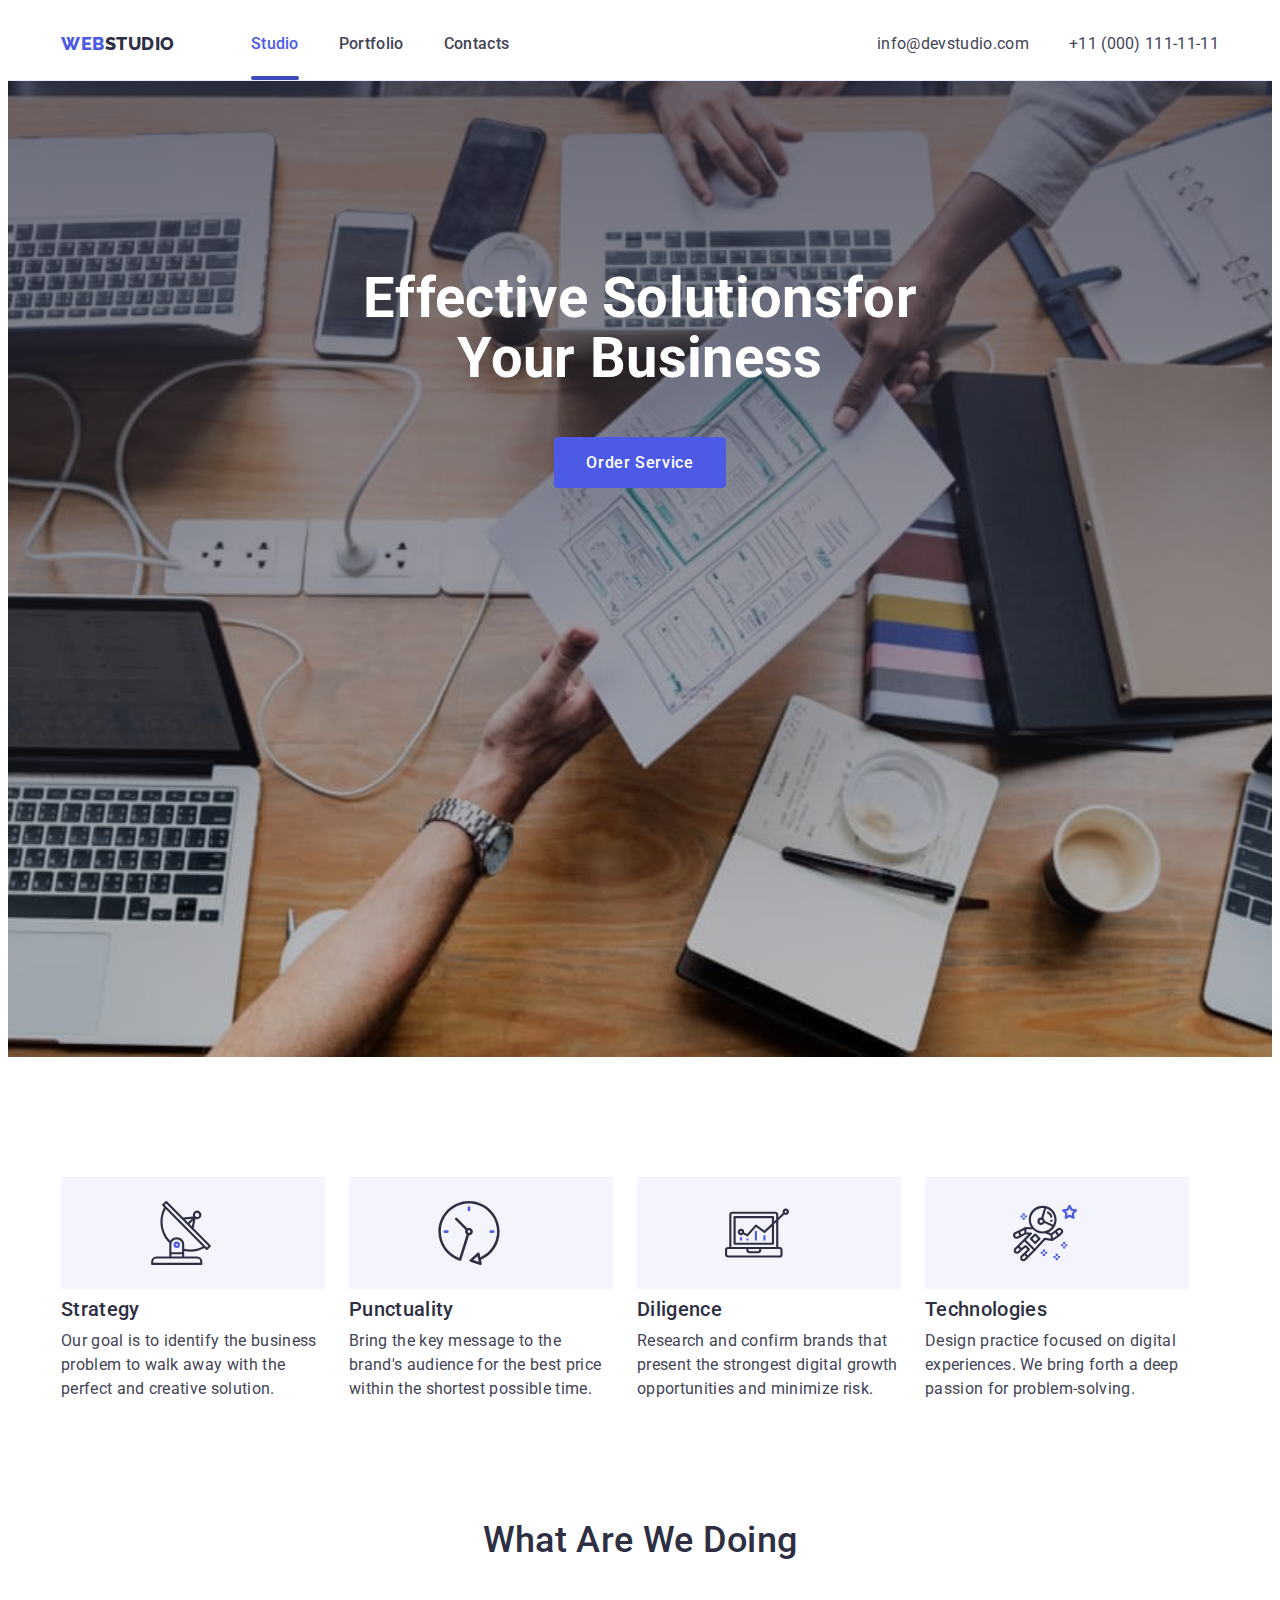
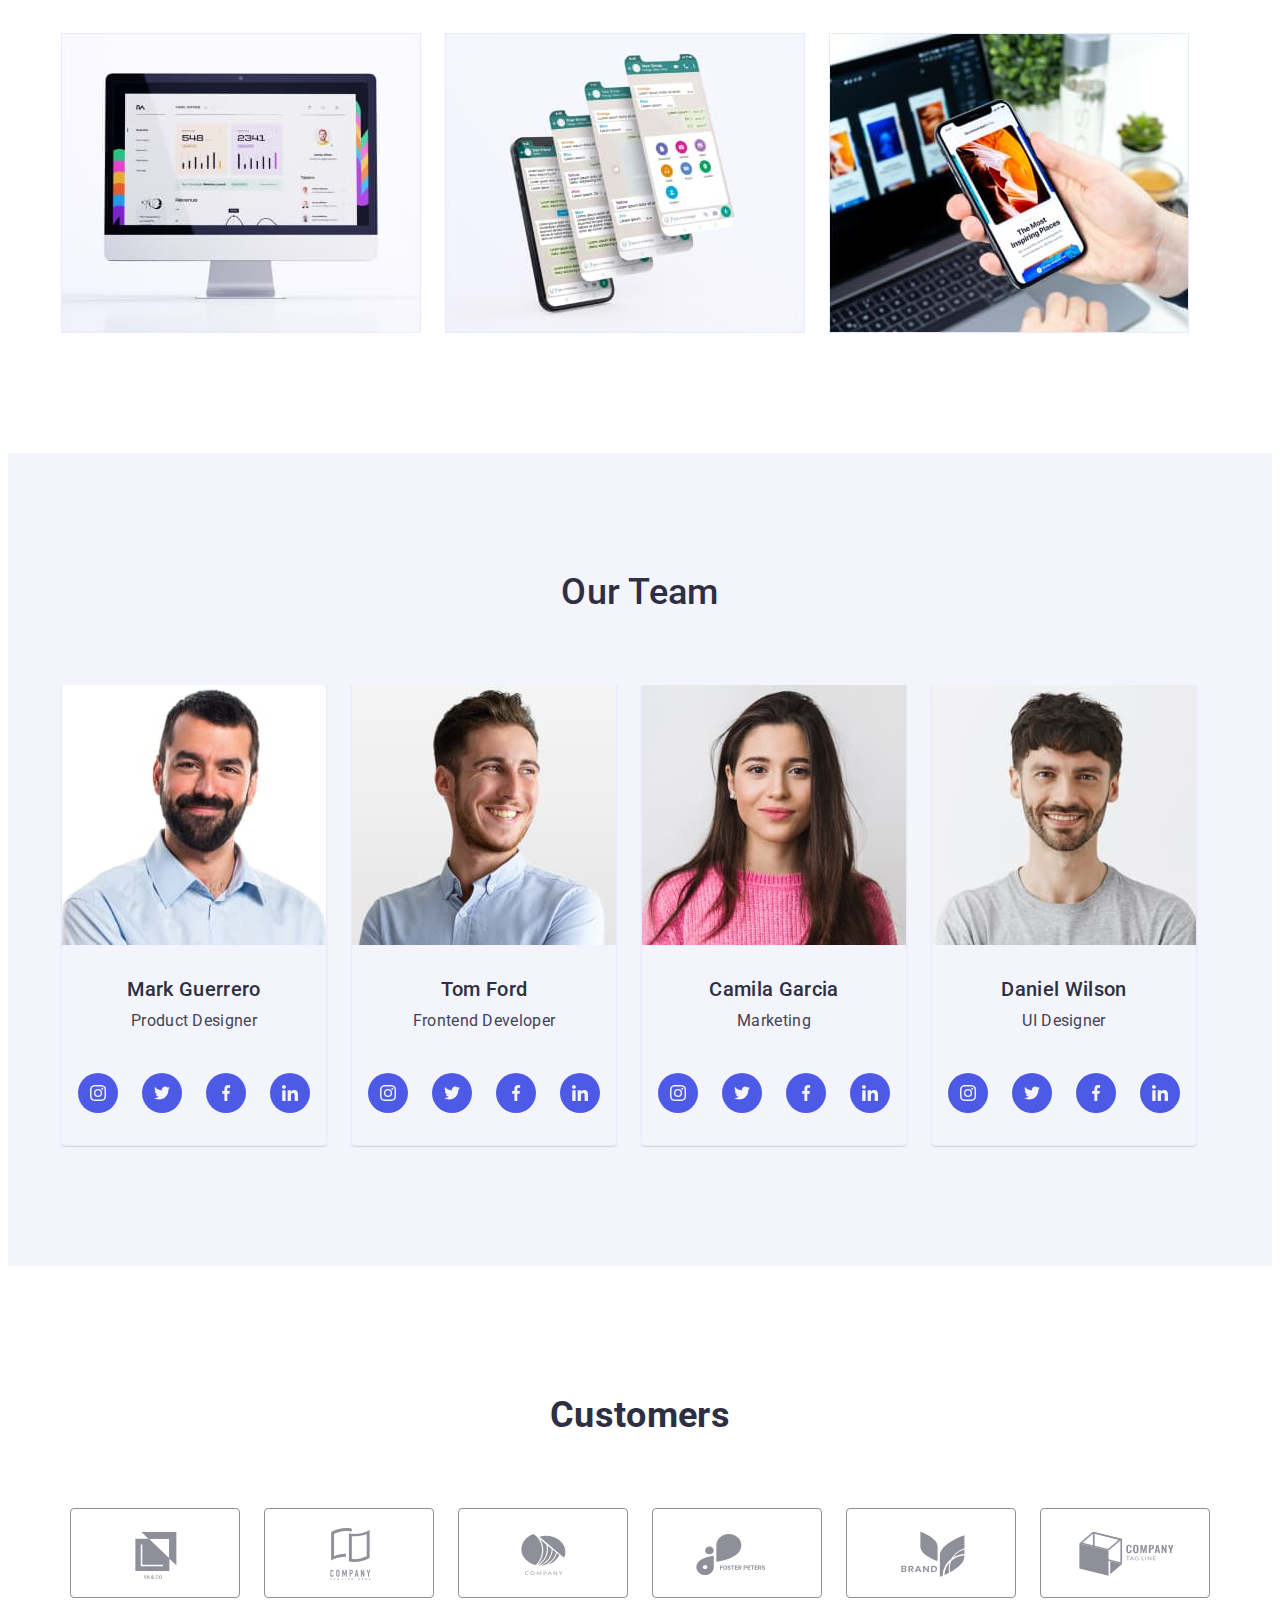
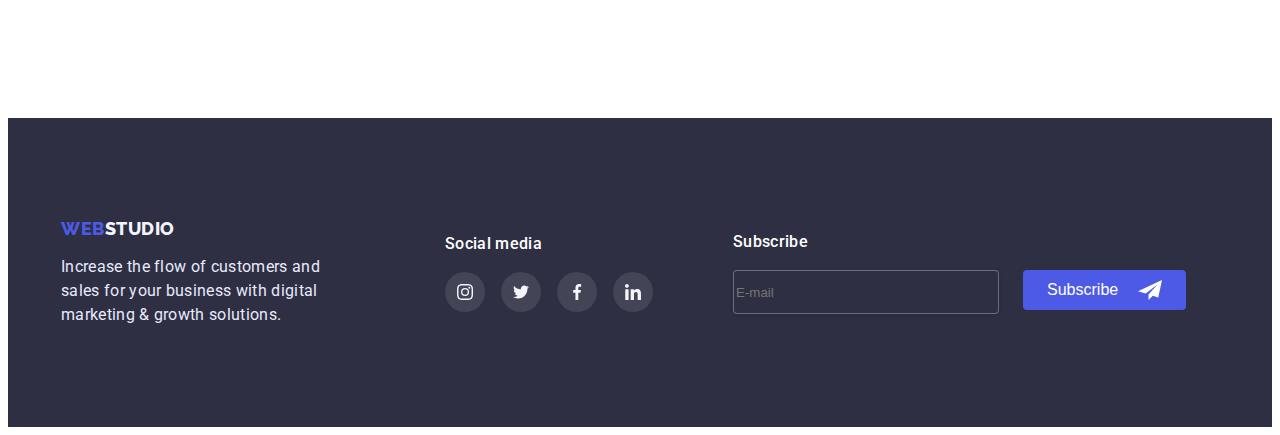
<file: index.html>
<!DOCTYPE html>
<html lang="en">
<head>
    <meta charset="UTF-8">
    <meta http-equiv="X-UA-Compatible" content="IE=edge">
    <meta name="viewport" content="width=device-width, initial-scale=1.0">
    <title>Business</title>
    <link rel="preconnect" href="https://fonts.googleapis.com">
    <link rel="preconnect" href="https://fonts.gstatic.com" crossorigin>
    <link href="https://fonts.googleapis.com/css2?family=Raleway:wght@800&family=Roboto:wght@400;500;700;900&display=swap" rel="stylesheet">
    <link rel="stylesheet" href="https://cdnjs.cloudflare.com/ajax/libs/modern-normalize/1.1.0/modern-normalize.min.css" integrity="sha512-wpPYUAdjBVSE4KJnH1VR1HeZfpl1ub8YT/NKx4PuQ5NmX2tKuGu6U/JRp5y+Y8XG2tV+wKQpNHVUX03MfMFn9Q==" crossorigin="anonymous" referrerpolicy="no-referrer" />
    <link rel="stylesheet" href="./css/styles.css">
</head>
<body>
  <header class="header">
  <div class="container main-nav">
    <nav class="header-navigation">
        <a href="" class="header-logo link" target="_blank" rel="noopener norefferer nofollow">Web <span class="header-logo-span">Studio</span></a>     
        <ul class="header-list list">
           <li class="header-item"><a class="header-link current link" href="./index.html">Studio</a></li>
           <li class="header-item"><a class="header-link link" href="./portfolio.html">Portfolio</a></li>      
           <li class="header-item"><a class="header-link link" href="">Contacts</a></li>
        </ul>
    </nav>
        <div class="header-list-link">        
        <ul class="header-list list">
           <li><a class="header-mail link" href="mailto:info@devstudio.com">info@devstudio.com</a></li>
           <li><a class="header-tel link" href="tel:+110001111111">+11 (000) 111-11-11</a></li>
        </ul>
        </div>
  </div>        
  </header>
  <main>
    <section class="hero">
      <div class="container">
        <h1 class="hero-title">Effective Solutionsfor Your Business</h1>
        <button type="button" class="hero-btn" data-modal-open>Order Service</button>
      </div>
    </section> 
    <section class="purposes">
      <div class="container">
        <h2 hidden>Purposes</h2>                 
          <ul class="purposes-list list">
            <li class="purposes-item">
              <ul class="purposes-icon list">
                    <li class="icon-purposes">
                      <a class="icon-purposes-link link" href="">
                       <svg class="icon-purposes-svg" width="64" height="64"> 
                        <use href="./img/icons.svg#icon-antenna-1-1"></use>
                       </svg>
                      </a>
                    </li>
              </ul>   
                <h3 class="title">Strategy</h3>
                <p class="texte">Our goal is to identify the business
                    problem to walk away with the perfect and creative solution. </p>
            </li>
            <li class="purposes-item">
              <ul class="purposes-icon list">
                <li class="icon-purposes">
                      <a class="icon-purposes-link link" href="">
                       <svg class="icon-purposes-svg" width="64" height="64"> 
                        <use href="./img/icons.svg#icon-clock-1-1"></use>
                       </svg> 
                      </a>
                  </li>
              </ul>
                <h3 class="title">Punctuality</h3>
                <p class="texte">Bring the key message to the brand's audience for the best price within the shortest possible time.</p>
            </li>
            <li class="purposes-item">
              <ul class="purposes-icon list">
               <li class="icon-purposes">
                      <a class="icon-purposes-link link" href="">
                        <svg class="icon-purposes-svg" width="64" height="64"> 
                        <use href="./img/icons.svg#icon-diagram-1-1"></use>
                       </svg> 
                      </a>
                </li>
              </ul>
                <h3 class="title">Diligence</h3>
                <p class="texte">Research and confirm brands that present the strongest digital growth opportunities and minimize risk.</p>
            </li>
            <li class="purposes-item">
              <ul class="purposes-icon list">
               <li class="icon-purposes">
                      <a class="icon-purposes-link link" href="">
                        <svg class="icon-purposes-svg" width="64" height="64"> 
                        <use href="./img/icons.svg#icon-astronaut-1-1"></use>
                       </svg> 
                      </a>
               </li>
              </ul>
                <h3 class="title">Technologies</h3>
                <p class="texte">Design practice focused on digital experiences. We bring forth a deep passion for problem-solving.</p>
            </li>
          </ul>
      </div>
    </section>
    <section class="bussines">
      <div class="container">
        <h2 class="bussines-title">What are we doing</h2>
            <ul class="bussines-list list">
                <li class="bussines-foto"><img src="./img/doing-img-1.jpg" alt="doing" width="360"></li>
                <li class="bussines-foto"><img src="./img/doing-img-3.jpg" alt="doing" width="360"></li>
                <li class="bussines-foto"><img src="./img/doing-img-2.jpg" alt="doing" width="360"></li>
            </ul>
      </div>        
    </section>
    <section class="team">
      <div class="container">
        <h2 class="team-title">Our Team</h2>
            <ul class="team-list list">
                <li class="team-foto">
                  <img class="foto" src="./img/foto-img-1.jpg" alt="foto" width="264" height="260">
                  <div class="team-abount">
                  <h3 class="title">Mark Guerrero</h3>
                  <p class="texte">Product Designer</p>
                  </div>
                  <ul class="team-icon list">
                    <li class="icon-team">
                      <a class="icon-link link" href="">
                       <svg class="icon-svg" width="16" height="16"> 
                        <use href="./img/icons.svg#icon-instagram-2-1"></use>
                       </svg>
                      </a>
                    </li>
                    <li class="icon-team">
                      <a class="icon-link link" href="">
                       <svg class="icon-svg" width="16" height="16"> 
                        <use href="./img/icons.svg#icon-twitter-1-1"></use>
                       </svg> 
                      </a></li>
                    <li class="icon-team">
                      <a class="icon-link link" href="">
                        <svg class="icon-svg" width="16" height="16"> 
                        <use href="./img/icons.svg#icon-facebook-1-1"></use>
                       </svg> 
                      </a></li>
                    <li class="icon-team">
                      <a class="icon-link link" href="">
                        <svg class="icon-svg" width="16" height="16"> 
                        <use href="./img/icons.svg#icon-linkedin-1-1"></use>
                       </svg> 
                      </a>
                    </li>
                  </ul>
                  <li class="team-foto">
                  <img class="foto" src="./img/foto-img-2.jpg" alt="foto" width="264" height="260">
                  <div class="team-abount">
                  <h3 class="title">Tom Ford</h3>
                  <p class="texte">Frontend Developer</p>
                  </div>
                  <ul class="team-icon list">
                    <li class="icon-team">
                      <a class="icon-link link" href="">
                       <svg class="icon-svg" width="16" height="16"> 
                        <use href="./img/icons.svg#icon-instagram-2-1"></use>
                       </svg>
                      </a>
                    </li>
                    <li class="icon-team">
                      <a class="icon-link link" href="">
                       <svg class="icon-svg" width="16" height="16"> 
                        <use href="./img/icons.svg#icon-twitter-1-1"></use>
                       </svg> 
                      </a></li>
                    <li class="icon-team">
                      <a class="icon-link link" href="">
                        <svg class="icon-svg" width="16" height="16"> 
                        <use href="./img/icons.svg#icon-facebook-1-1"></use>
                       </svg> 
                      </a></li>
                    <li class="icon-team">
                      <a class="icon-link link" href="">
                        <svg class="icon-svg" width="16" height="16"> 
                        <use href="./img/icons.svg#icon-linkedin-1-1"></use>
                       </svg> 
                      </a></li>
                  </ul>
                </li>
                <li class="team-foto">
                  <img class="foto" src="./img/foto-img-3.jpg" alt="foto" width="264" height="260">
                  <div class="team-abount">
                  <h3 class="title">Camila Garcia</h3>
                  <p class="texte">Marketing</p>
                  </div>
                  <ul class="team-icon list">
                    <li class="icon-team">
                      <a class="icon-link link" href="">
                       <svg class="icon-svg" width="16" height="16"> 
                        <use href="./img/icons.svg#icon-instagram-2-1"></use>
                       </svg>
                      </a>
                    </li>
                    <li class="icon-team">
                      <a class="icon-link link" href="">
                       <svg class="icon-svg" width="16" height="16"> 
                        <use href="./img/icons.svg#icon-twitter-1-1"></use>
                       </svg> 
                      </a></li>
                    <li class="icon-team">
                      <a class="icon-link link" href="">
                        <svg class="icon-svg" width="16" height="16"> 
                        <use href="./img/icons.svg#icon-facebook-1-1"></use>
                       </svg> 
                      </a></li>
                    <li class="icon-team">
                      <a class="icon-link link" href="">
                        <svg class="icon-svg" width="16" height="16"> 
                        <use href="./img/icons.svg#icon-linkedin-1-1"></use>
                       </svg> 
                      </a></li>
                  </ul>
                </li>
                <li class="team-foto">
                  <img  class="foto" src="./img/foto-img-4.jpg" alt="foto" width="264" height="260">
                  <div class="team-abount">
                  <h3 class="title">Daniel Wilson</h3>
                  <p class="texte">UI Designer</p>
                  </div>
                  <ul class="team-icon list">
                    <li class="icon-team">
                      <a class="icon-link link" href="">
                       <svg class="icon-svg" width="16" height="16"> 
                        <use href="./img/icons.svg#icon-instagram-2-1"></use>
                       </svg>
                      </a>
                    </li>
                    <li class="icon-team">
                      <a class="icon-link link" href="">
                       <svg class="icon-svg" width="16" height="16"> 
                        <use href="./img/icons.svg#icon-twitter-1-1"></use>
                       </svg> 
                      </a></li>
                    <li class="icon-team">
                      <a class="icon-link link" href="">
                        <svg class="icon-svg" width="16" height="16"> 
                        <use href="./img/icons.svg#icon-facebook-1-1"></use>
                       </svg> 
                      </a></li>
                    <li class="icon-team">
                      <a class="icon-link link" href="">
                        <svg class="icon-svg" width="16" height="16"> 
                        <use href="./img/icons.svg#icon-linkedin-1-1"></use>
                       </svg> 
                      </a></li>
                  </ul>
                </li>
            </ul>
          </div>
    </section>
    <section class="customers">
      <div class="container">
        <h2 class="customers-title">Customers</h2>
        <ul class="customers-list list">
          <li class="icon-customers">
                      <a class="icon-customers-link link" href="">
                       <svg class="icon-customers-svg" width="104" height="56"> 
                        <use href="./img/icons.svg#icon-Logo-3-1"></use>
                       </svg> 
                      </a>
          </li>
          <li class="icon-customers">
                      <a class="icon-customers-link link" href="">
                       <svg class="icon-customers-svg" width="104" height="56"> 
                        <use href="./img/icons.svg#icon-Logo-4-1"></use>
                       </svg> 
                      </a>
          </li>
          <li class="icon-customers">
                      <a class="icon-customers-link link" href="">
                       <svg class="icon-customers-svg" width="104" height="56"> 
                        <use href="./img/icons.svg#icon-Logo-5-1"></use>
                       </svg> 
                      </a>
          </li>
          <li class="icon-customers">
                      <a class="icon-customers-link link" href="">
                       <svg class="icon-customers-svg" width="104" height="56"> 
                        <use href="./img/icons.svg#icon-Logo-6-1"></use>
                       </svg> 
                      </a>
          </li>
          <li class="icon-customers">
                      <a class="icon-customers-link link" href="">
                       <svg class="icon-customers-svg" width="104" height="56"> 
                        <use href="./img/icons.svg#icon-Logo-7-1"></use>
                       </svg> 
                      </a>
          </li>
          <li class="icon-customers">
                      <a class="icon-customers-link link" href="">
                       <svg class="icon-customers-svg" width="104" height="56"> 
                        <use href="./img/icons.svg#icon-Logo-8-1"></use>
                       </svg> 
                      </a>
          </li>
        </ul>
      </div>
    </section>
  </main> 
  <footer class="footer">
    <div class="container footer-social">
    <div class="logo-footer">
    <a href="" class="footer-logo link" target="_blank" rel="noopener norefferer nofollow">Web <span class="footer-logo-span">Studio</span></a>
    <p class="footer-title">Increase the flow of customers and sales for your business with digital marketing & growth solutions.</p>
    </div>
    <div class="social">
      <h3 class="social-title">Social media</h3>
    <ul class="social-icon list">
                    <li class="icon-social">
                      <a class="icon-social-link link" href="">
                       <svg class="icon-social-svg" width="16" height="16"> 
                        <use href="./img/icons.svg#icon-instagram-2-1"></use>
                       </svg>
                      </a>
                    </li>
                    <li class="icon-social">
                      <a class="icon-social-link link" href="">
                       <svg class="icon-social-svg" width="16" height="16"> 
                        <use href="./img/icons.svg#icon-twitter-1-1"></use>
                       </svg> 
                      </a>
                    </li>
                    <li class="icon-social">
                      <a class="icon-social-link link" href="">
                        <svg class="icon-social-svg" width="16" height="16"> 
                        <use href="./img/icons.svg#icon-facebook-1-1"></use>
                       </svg> 
                      </a>
                    </li>
                    <li class="icon-social">
                      <a class="icon-social-link link" href="">
                        <svg class="icon-social-svg" width="16" height="16"> 
                        <use href="./img/icons.svg#icon-linkedin-1-1"></use>
                       </svg> 
                      </a>
                    </li>
    </ul>
    </div>
    <div class="subscribe">
       <form action="modal" class="subscribe-form">
          <p class="texte">Subscribe</p>
           <label for="email" class="subscribe-label"></label>
           <div class="subscribe-email-btn">
             <input class="subscribe-input" type="email" name="email" id="email" placeholder="E-mail">
             <button type="submit" class="subscribe-btn">Subscribe</button>
             <svg class="subscribe-icon-svg" width="24" height="24"> 
                        <use href="./img/icons.svg#icon-Frame-3-1"></use>
             </svg>
           </div>
       </form>
    </div>
    </div>
    </footer>
  <div class="backdrop is-hidden" data-modal>
    <div class="modal">
      <form action="modal" class="modal-form">
        <button type="button" class="modal-btn" data-modal-close></button>
        <svg class="modal-btn-svg" width="8" height="8"> 
              <use href="./img/icons.svg#icon-close-black-18dp-2-1-1"></use>
        </svg>
        <p class="modal-texte">Leave your contacts and we will call you back</p>
          <div class="modal-contact">
            <label for="name" class="modal-list">Name</label>
            <input class="modal-input" type="text" name="name" id="name">
             <svg class="modal-icon-svg" width="18" height="18"> 
              <use href="./img/icons.svg#icon-person-black-18dp-1-1"></use>
             </svg> 
          </div>
          <div class="modal-contact">
            <label for="phone" class="modal-list">Phone</label>
            <input class="modal-input" type="tel" name="tel" id="phone">
            <svg class="modal-icon-svg" width="18" height="18"> 
              <use href="./img/icons.svg#icon-phone-black-18dp-1-1"></use>
             </svg>
          </div>
          <div class="modal-contact">
            <label for="mail" class="modal-list">Email</label>
            <input class="modal-input" type="email" name="email" id="mail">
            <svg class="modal-icon-svg" width="18" height="18"> 
              <use href="./img/icons.svg#icon-email-black-18dp-1-1"></use>
             </svg> 
          </div>
          <div class="modal-contact-textarea">
            <label for="comment" class="modal-list">Comment</label>
              <textarea class="modal-textarea" name="comment" cols="30" rows="10" placeholder="Text input" id="comment"></textarea>
          </div>
          <div class="conditions">
            <label  class="conditions-label" for="conditions">
            <input class="checkbox" type="checkbox" name="conditions" value="conditions" id="conditions">
            <span class="icon"></span>
               I accept the terms and conditions of the <a class="conditions-link link" href=""> Privacy Policy</a>
               <svg class="conditions-icon-svg" width="10" height="8"> 
              <use href="./img/icons.svg#icon-Vector-1"></use>
             </svg>
             </label> 
          </div>
        <button type="submit" class="modal-send">Send</button>
      </form>
    </div>
  </div>
  <script src="./js/modal.js"></script>
</body>
</html>
</file>
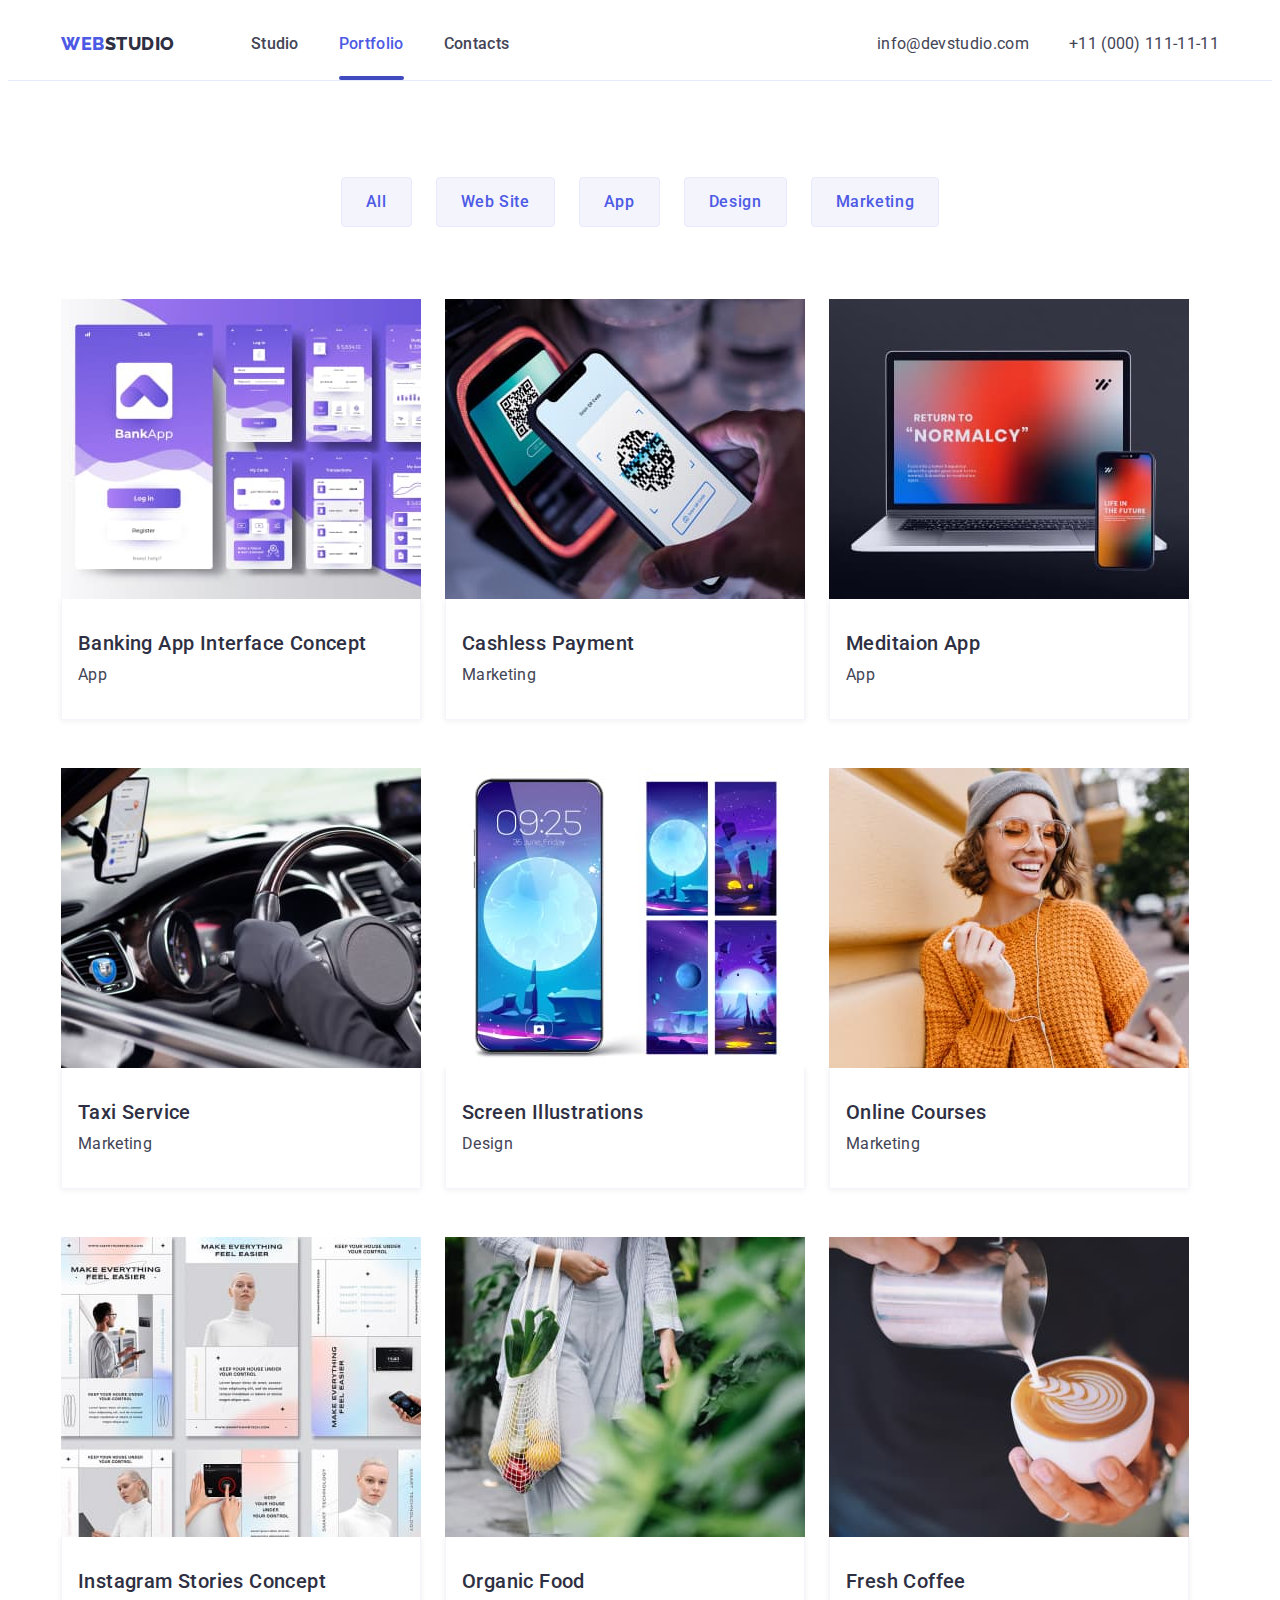
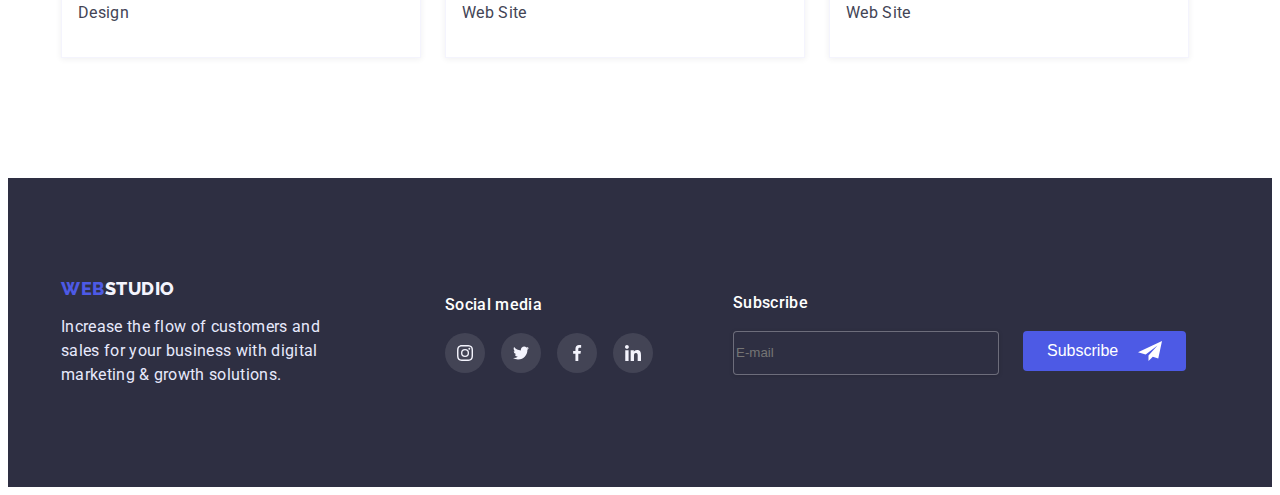
<file: portfolio.html>
<!DOCTYPE html>
<html lang="en">
<head>
    <meta charset="UTF-8">
    <meta http-equiv="X-UA-Compatible" content="IE=edge">
    <meta name="viewport" content="width=device-width, initial-scale=1.0">
    <title>Portfolio</title>
    <link rel="preconnect" href="https://fonts.googleapis.com">
    <link rel="preconnect" href="https://fonts.gstatic.com" crossorigin>
    <link href="https://fonts.googleapis.com/css2?family=Raleway:wght@800&family=Roboto:wght@400;500;700;900&display=swap" rel="stylesheet">
    <link rel="stylesheet" href="https://cdnjs.cloudflare.com/ajax/libs/modern-normalize/1.1.0/modern-normalize.min.css" integrity="sha512-wpPYUAdjBVSE4KJnH1VR1HeZfpl1ub8YT/NKx4PuQ5NmX2tKuGu6U/JRp5y+Y8XG2tV+wKQpNHVUX03MfMFn9Q==" crossorigin="anonymous" referrerpolicy="no-referrer" />
    <link rel="stylesheet" href="./css/styles.css">
</head>
<body>
 <header class="header">
    <div class="container main-nav">
    <nav class="header-navigation">
        <a href="" class="header-logo link" target="_blank" rel="noopener norefferer nofollow">Web <span class="header-logo-span">Studio</span></a>    
        <ul class="header-list list">
           <li class="header-item"><a class="header-link link" href="./index.html">Studio</a></li>
           <li class="header-item"><a class="header-link current link" href="./portfolio.html">Portfolio</a></li>      
           <li class="header-item"><a class="header-link link" href="">Contacts</a></li>
        </ul>
    </nav>
        <div class="header-list-link">        
        <ul class="header-list list">
           <li><a class="header-mail link" href="mailto:info@devstudio.com">info@devstudio.com</a></li>
           <li><a class="header-tel link" href="tel:+110001111111">+11 (000) 111-11-11</a></li>
        </ul>
        </div>
    </div>        
  </header>
  <main>
    <section class="cards">
        <div class="container">
        <h1 hidden>Portfolio</h1>
        <ul class="cards-btn list">
           <li><button type="button" class="btn link">All</button></li>
           <li><button type="button" class="btn link">Web Site</button></li>
           <li><button type="button" class="btn link">App</button></li>
           <li><button type="button" class="btn link">Design</button></li>      
           <li><button type="button" class="btn link">Marketing</button></li>
        </ul> 
        <ul class="cards-list list">
            <li class="cards-foto">
                <a class="cards-foto-link link" href="">
                <div class="foto-content">
                <img class="foto" src="./img/applications-img-1.jpg" alt="applications" width="360">
                <div class="foto-overley">
                    <div class="foto-texte">
                       <p class="text">14 Stylish and User-Friendly App Design Concepts · Task Manager App · Calorie Tracker App · Exotic Fruit Ecommerce App · Cloud Storage App</p>
                    </div>
                </div>
                </div>
                <div class="cards-abount">
                <h3 class="title">Banking App Interface Concept</h3>
                    <p class="texte">App</p> 
                </div>
                </a>                   
            </li>
            <li class="cards-foto">
                <a class="cards-foto-link link" href="">
                <div class="foto-content">
                <img class="foto" src="./img/applications-img-2.jpg" alt="applications" width="360">
                <div class="foto-overley">
                    <div class="foto-texte">
                       <p class="text">14 Stylish and User-Friendly App Design Concepts · Task Manager App · Calorie Tracker App · Exotic Fruit Ecommerce App · Cloud Storage App</p>
                    </div>
                </div>
                </div>
                <div class="cards-abount">
                <h3 class="title">Cashless Payment</h3>
                    <p class="texte">Marketing</p>
                </div>
                </a>                    
            </li>
            <li class="cards-foto">
                <a class="cards-foto-link link" href="">
                <div class="foto-content">
                <img class="foto" src="./img/applications-img-3.jpg" alt="applications" width="360">
                <div class="foto-overley">
                    <div class="foto-texte">
                       <p class="text">14 Stylish and User-Friendly App Design Concepts · Task Manager App · Calorie Tracker App · Exotic Fruit Ecommerce App · Cloud Storage App</p>
                    </div>
                </div>
                </div>
                <div class="cards-abount">
                <h3 class="title">Meditaion App</h3>
                    <p class="texte">App</p>
                </div>
                </a>                    
            </li>
            <li class="cards-foto">
                <a class="cards-foto-link link" href="">
                <div class="foto-content">
                <img class="foto" src="./img/applications-2-img-1.jpg" alt="applications-2" width="360">
                <div class="foto-overley">
                    <div class="foto-texte">
                       <p class="text">14 Stylish and User-Friendly App Design Concepts · Task Manager App · Calorie Tracker App · Exotic Fruit Ecommerce App · Cloud Storage App</p>
                    </div>
                </div>
                </div>
                <div class="cards-abount">
                <h3 class="title">Taxi Service</h3>
                    <p class="texte">Marketing</p>
                </div>
                </a>                    
            </li>
            <li class="cards-foto">
                <a class="cards-foto-link link" href="">
                <div class="foto-content">
                <img class="foto" src="./img/applications-2-img-2.jpg" alt="applications-2" width="360">
                <div class="foto-overley">
                    <div class="foto-texte">
                       <p class="text">14 Stylish and User-Friendly App Design Concepts · Task Manager App · Calorie Tracker App · Exotic Fruit Ecommerce App · Cloud Storage App</p>
                    </div>
                </div>
                </div>
                <div class="cards-abount">
                <h3 class="title">Screen Illustrations</h3>
                    <p class="texte">Design</p>
                </div>
                </a>                    
            </li>
            <li class="cards-foto">
                <a class="cards-foto-link link" href="">
                <div class="foto-content">
                <img class="foto" src="./img/applications-2-img-3.jpg" alt="applications-2" width="360">
                <div class="foto-overley">
                    <div class="foto-texte">
                       <p class="text">14 Stylish and User-Friendly App Design Concepts · Task Manager App · Calorie Tracker App · Exotic Fruit Ecommerce App · Cloud Storage App</p>
                    </div>
                </div>
                </div>
                <div class="cards-abount">
                <h3 class="title">Online Courses</h3>
                    <p class="texte">Marketing</p>
                </div>
                </a>                    
            </li>
            <li class="cards-foto">
                <a class="cards-foto-link link" href="">
                <div class="foto-content">
                <img class="foto" src="./img/applications-3-img-1.jpg" alt="applications-3" width="360">
                <div class="foto-overley">
                    <div class="foto-texte">
                       <p class="text">14 Stylish and User-Friendly App Design Concepts · Task Manager App · Calorie Tracker App · Exotic Fruit Ecommerce App · Cloud Storage App</p>
                    </div>
                </div>
                </div>
                <div class="cards-abount">
                <h3 class="title">Instagram Stories Concept</h3>
                    <p class="texte">Design</p>
                </div>
                </a>                    
            </li>
            <li class="cards-foto">
                <a class="cards-foto-link link" href="">
                <div class="foto-content">
                <img class="foto" src="./img/applications-3-img-2.jpg" alt="applications-3" width="360">
                <div class="foto-overley">
                    <div class="foto-texte">
                       <p class="text">14 Stylish and User-Friendly App Design Concepts · Task Manager App · Calorie Tracker App · Exotic Fruit Ecommerce App · Cloud Storage App</p>
                    </div>
                </div>
                </div>
                <div class="cards-abount">
                <h3 class="title">Organic Food</h3>
                    <p class="texte">Web Site</p>
                </div>
                </a>                    
            </li>
            <li class="cards-foto">
                <a class="cards-foto-link link" href="">
                <div class="foto-content">
                <img class="foto" src="./img/applications-3-img-3.jpg" alt="applications-3" width="360">
                <div class="foto-overley">
                    <div class="foto-texte">
                       <p class="text">14 Stylish and User-Friendly App Design Concepts · Task Manager App · Calorie Tracker App · Exotic Fruit Ecommerce App · Cloud Storage App</p>
                    </div>
                </div>
                </div>
                <div class="cards-abount">
                <h3 class="title">Fresh Coffee</h3>
                    <p class="texte">Web Site</p>
                </div>
                </a>                    
            </li>
        </ul>
        </div>        
    </section>
  </main>
  <footer class="footer">
    <div class="container footer-social">
    <div class="logo-footer">
    <a href="" class="footer-logo link" target="_blank" rel="noopener norefferer nofollow">Web <span class="footer-logo-span">Studio</span></a>
    <p class="footer-title">Increase the flow of customers and sales for your business with digital marketing & growth solutions.</p>
    </div>
    <div class="social">
      <h3 class="social-title">Social media</h3>
    <ul class="social-icon list">
                    <li class="icon-social">
                      <a class="icon-social-link link" href="">
                       <svg class="icon-social-svg" width="16" height="16"> 
                        <use href="./img/icons.svg#icon-instagram-2-1"></use>
                       </svg>
                      </a>
                    </li>
                    <li class="icon-social">
                      <a class="icon-social-link link" href="">
                       <svg class="icon-social-svg" width="16" height="16"> 
                        <use href="./img/icons.svg#icon-twitter-1-1"></use>
                       </svg> 
                      </a>
                    </li>
                    <li class="icon-social">
                      <a class="icon-social-link link" href="">
                        <svg class="icon-social-svg" width="16" height="16"> 
                        <use href="./img/icons.svg#icon-facebook-1-1"></use>
                       </svg> 
                      </a>
                    </li>
                    <li class="icon-social">
                      <a class="icon-social-link link" href="">
                        <svg class="icon-social-svg" width="16" height="16"> 
                        <use href="./img/icons.svg#icon-linkedin-1-1"></use>
                       </svg> 
                      </a>
                    </li>
    </ul>
    </div>
    <div class="subscribe">
       <form action="modal" class="subscribe-form">
          <p class="texte">Subscribe</p>
           <label for="email" class="subscribe-label"></label>
           <div class="subscribe-email-btn">
             <input class="subscribe-input" type="email" name="email" id="email" placeholder="E-mail">
             <button type="submit" class="subscribe-btn">Subscribe</button>
             <svg class="subscribe-icon-svg" width="24" height="24"> 
                        <use href="./img/icons.svg#icon-Frame-3-1"></use>
             </svg>
           </div>
       </form>
    </div>
    </div>
    </footer>
</body>
</html>
</file>
<file: css/styles.css>
:root {
  --first-btn-color: #FFFFFF;
  --main-text-color: #434455;
  --footer-text-color: #E7E9FC;
  --logo-span-footer: #F4F4FD;
  --logo-color: #4D5AE5;
  --main-h-color: #2E2F42;
  --present-btn: #404BBF;
  --body-color: #434455; 
  --icon-color: #8e8f99;
  --icon-hover:#31D0AA; 
  --modal-color:#FCFCFC;
  --modal-btn:#000000;
  --typical-lh: 1.5;
  }
p,
h1,
h2,
h3,
h4,
h5,
h6{
  margin: 0;
}
ul{
  margin: 0;
}
.container{
 width: 1158px;
 padding-left: 15px; 
 padding-right: 15px;
 /* outline: 1px solid red; */
 margin: 0 auto;
}
/* busines */
body{
  font-family: "Roboto",sans-serif;
  color: var(--body-color);
  letter-spacing: 0.02em;
  }
.list {
  list-style: none;
  padding: 0px;
  margin: 0px;
}
.link {
  text-decoration: none;
}
.header-link.current{
  color: var(--logo-color);
}
/* ---------HEADER-------- */
.header {
  
  max-height: 72px; 
  border-bottom: 1px solid var(--footer-text-color);
}
.main-nav{
  display: flex;
  align-items: center;
}

.header-navigation {
 display: flex;
}

.header-logo {
padding-top: 24px;
padding-bottom: 24px;
margin-right: 76px;

font-family: 'Raleway',sans-serif;
font-weight: 800;
font-size: 18px;
line-height: 1.33;
display: flex;
align-items: center;
letter-spacing: 0.03em;
text-transform: uppercase;
color: var(--logo-color);
}
.header-logo-span {

font-family: 'Raleway';
font-weight: 800;
font-size: 18px;
line-height: 1.33;
display: flex;
align-items: center;
letter-spacing: 0.03em;
text-transform: uppercase;
color: var(--main-h-color);
}
.header-list{
  display: flex;
  
  
}
.header-item +.header-item{
  margin-left: 40px;
 } 
.header-item {
  font-weight: 500;
  font-size: 16px;
  line-height: var(--typical-lh);
  color: var(--main-h-color);
}
.header-item .header-link {
  display: block;
  padding-top: 24px;
  padding-bottom: 24px;
}
.header-list-link{
  margin-left: auto;
}
.header-link { 
  display: block;
  padding-top: 24px;
  padding-bottom: 24px;
  /* position: relative; */

  font-size: 16px;
  line-height: var(--typical-lh);
  color: var(--main-text-color);
  transition: color 250ms cubic-bezier(0.4, 0, 0.2, 1);
  
}
.header-link.current{
  color: var(--logo-color);
  position: relative;
}
.header-link.current::after{
  content: "";
  left: 0px;
  bottom: 0px;
  display: block;
  width: 100%;
  height: 4px;
  background-color: var(--present-btn);
  position: absolute;
  bottom: 0px;
  /* opacity: 0; */
  border-radius: 2px;
  transition: opacity 250ms cubic-bezier(0.4, 0, 0.2, 1);
}
.header-link:hover,
.header-link:focus{
 color: var(--logo-color); 
}
.header-link:hover::after,
.header-link:focus::after{
  opacity: 1;
}
.header-mail{
  display: block;
  padding-top: 24px;
  padding-bottom: 24px;
  position: relative;

  font-size: 16px;
  line-height: var(--typical-lh);
  color: var(--main-text-color);
  transition: color 250ms cubic-bezier(0.4, 0, 0.2, 1);
}
.header-mail:hover,
.header-mail:focus{
  color: var(--logo-color); 
}

.header-tel {
  display: block;
  margin-left: 40px;
  padding-top: 24px;
  padding-bottom: 24px;

  font-size: 16px;
  line-height: var(--typical-lh);
  color: var(--main-text-color);
  transition: color 250ms cubic-bezier(0.4, 0, 0.2, 1);
}
.header-tel:hover,
.header-tel:focus{
 color: var(--logo-color); 
}
/* ---------HERO-------- */
.hero {
  background-color: #2E2F42;
  background-image:linear-gradient(rgba(46, 47, 66, 0.7),
  rgba(0, 0, 0, 0.25)),
  url(../img/people-office.jpg);
  background-repeat: no-repeat;
  background-position: center;
  background-size: cover;
  text-align: center;
  padding-top: 188px; 
  padding-bottom: 188px; 
  
  min-height: 600px;
}
.hero-title {
  width: 571px;
  display: inline-block;
  margin-bottom: 48px;
  align-items: center;
  font-size: 56px;
  line-height: 1.07;
  text-align: center;  
  color: var(--first-btn-color);
  
}
.img{
  display: block;
  min-width: 100%;
  height: auto;
}
.hero-btn {
  padding: 16px 32px;
  display: block;
  text-align: center;
  border-radius: 4px;
  border: none;
  margin: 0 auto;
  font-family: inherit;
  font-weight: 500;
  font-size: 16px;
  line-height: 1.19;
  
  letter-spacing: 0.04em;
  color: var(--first-btn-color);
  background-color: var(--logo-color);
  cursor: pointer;
  transition: background-color 250ms cubic-bezier(0.4, 0, 0.2, 1);
  /* transition-duration: 250ms;
  transition-timing-function: cubic-bezier(0.4, 0, 0.2, 1); */
}
.hero-btn:hover,
.hero-btn:focus{
  background-color: var(--present-btn);
  
}
/* ---------PURPOSES-------- */
.purposes {
  padding-top: 120px;
  padding-bottom: 60px;
}
.purposes-list{
  display: flex;
}
.purposes-item{
  width: 264px;
  margin-right: 24px;
}
.purposes-icon{
 display: flex;
 justify-content: center;
}
.icon-purposes{
  margin-bottom: 8px;
  
  padding-right: 24px;
  border: none;
  width: 264px;
  height: 112px;
  background-color: var(--logo-span-footer);
  
}
.icon-purposes-link{
  width: 100%;
  height: 100%;
  
  display: flex;  
  justify-content: center;
  align-items: center; 
}
/* .purposes-item::before {
  display: block;
  content:"";
  height: 112px;
  outline: 1px solid red;
  background-image: url(../img/icons.svg#icon-antenna-1-1);
  background-size: contain;
  background-repeat: no-repeat;
  background-position: center;
  background-color: var(--logo-span-footer);
}
.purposes-item:nth-child(1)::before{
  background-image: url(../img/antenna\ 1.svg);
}
.purposes-item:nth-child(1)::before{
  background-image: url(../img/icons.svg#icon-Logo-5);
}
.purposes-item:nth-child(1)::before{
  background-image: url(../img/icons.svg#icon-diagram-1);
}
.purposes-item:nth-child(1)::before{
  background-image: url(../img/icons.svg#icon-astronaut-1);
} */

.purposes-item:nth-child(4n) {
  margin-right: 0px;
}
.purposes-item .title {
  margin-bottom: 8px;
  font-weight: 500;
  font-size: 20px;
  line-height: 1.2;
  color: var(--main-h-color);
}
.purposes-item .texte {
  
  font-weight: 400;
  font-size: 16px;
  line-height:var(--typical-lh);
  color: var(--main-text-color);
}
/* ---------BUSSINES-------- */
.bussines {
  padding-top: 60px;
  padding-bottom: 120px;
}
.bussines-list{
  display: flex;
  gap: 24px;
}
.bussines-title,.team-title {
  margin-bottom: 72px;

  font-weight: 500;
  font-size: 36px;
  line-height: 1.11;
  text-align: center;
  text-transform: capitalize;
  color: var(--main-h-color);
}
.bussines-foto {
  width: 360px;
  display: flex;
}
.bussines-foto:nth-child(3n) {
  margin-right: 0px;
}
/* ---------TEAM-------- */
.team {
  padding-top: 120px;
  padding-bottom: 120px;
  background-color: var(--logo-span-footer);
  
}
.team-title{
  
}
.team-list{
  display: flex;
  gap: 24px;
  
}
.team-list .title {
  

  font-weight: 500;
  font-size: 20px;
  line-height: 1.2;
  text-align: center;
  color: var(--main-h-color);
}
.team-foto{
  width: 264px;
  border: 1px solid var(--footer-text-color);
  border-top: 0px;
  
  border-bottom-left-radius: 4px;
  border-bottom-right-radius: 4px;
  box-shadow: 0px 1px 1px 0px rgba(46, 47, 66, 0.16);
}
.team-foto .title {
 margin-bottom: 8px;
}
.team-abount{
  padding: 32px 16px;
  
}
.team-list .texte {
  margin-bottom: 8px;

  font-weight: 400;
  font-size: 16px;
  line-height: var(--typical-lh);
  text-align: center; 
  color: var(--main-text-color);
}
.team-icon{
 display: flex;
 justify-content: center;
 gap: 24px;
 margin-bottom: 32px;
}
.icon-team {
  width: 40px;
  height: 40px;
  
  
}
.icon-link {
  width: 100%;
  height: 100%;
  background-color: var(--logo-color);
  display: flex;
  border-radius: 50%;
  justify-content: center;
  align-items: center;
  transition: background-color 250ms cubic-bezier(0.4, 0, 0.2, 1);
}
.icon-link:hover{
  background-color: var(--present-btn);
}
.link {
}
.customers{
  padding-top: 130px;
  padding-bottom: 120px;
}
.customers-title{
  margin-bottom: 72px;
  text-align: center;

  font-weight: 700;
  font-size: 36px;
  line-height: 1.11;
  color: var(--main-h-color);
}
.customers-list{
  display: flex;
  justify-content: center;
  gap: 24px;
}
.icon-customers{
  width: 168px;
  height: 88px;
  border-radius: 4px;
  border: 1px solid var(--icon-color);
  transition: border 250ms cubic-bezier(0.4, 0, 0.2, 1);
  
}
.icon-customers-link{
  width: 100%;
  height: 100%;
  
  display: flex;  
  justify-content: center;
  align-items: center; 
  transition: fill 250ms cubic-bezier(0.4, 0, 0.2, 1);
}
.icon-customers-link:hover,
.icon-customers-link:focus{
  border: 1px solid var(--present-btn);
}
.icon-customers-svg{
  fill: var(--icon-color);
  
}
.icon-customers-link:hover .icon-customers-svg,
.icon-customers-link:focus .icon-customers-svg{
 fill: var(--present-btn);
}

/* ---------FOOTER-------- */
.footer {
  background: var(--main-h-color); 
}
.footer-social{
  padding-top: 100px;
  padding-bottom: 100px;
  
  display: flex;
  align-items: center;
  margin: 0 auto;
  background: var(--main-h-color); 
  
}
.logo-footer{
 display: inline-block;
 align-items: center;
}
.footer-logo {
margin-bottom: 16px;

font-family: 'Raleway', sans-serif;
font-weight: 800;
font-size: 18px;
line-height: 1.17;
display: flex;
align-items: center;
letter-spacing: 0.03em;
text-transform: uppercase;
color: var(--logo-color);
}
.footer-logo-span {
font-family: 'Raleway', sans-serif;
font-weight: 800;
font-size: 18px;
line-height: 1.17;

letter-spacing: 0.03em;
text-transform: uppercase;
color: var(--logo-span-footer);
}
.footer-title {
  
  width: 264px;
  font-weight: 400;
  font-size: 16px;
  line-height: var(--typical-lh);
  letter-spacing: 0.02em;
  color:var(--footer-text-color);
}
.social {
 display: block;
 padding-left: 120px;
}
.social-title{
  margin-bottom: 16px;

  font-weight: 500;
  font-size: 16px;
  line-height: 1.5;
  color: var(--first-btn-color);
}
.social-icon{
 display: flex;
 gap: 16px;
}
.icon-social{
  width: 40px;
  height: 40px;
}
.icon-social-link{
  width: 100%;
  height: 100%;
  background-color: var(--main-text-color);
  display: flex;
  border-radius: 50%;
  justify-content: center;
  align-items: center;
  transition: background-color 250ms cubic-bezier(0.4, 0, 0.2, 1); 
}
.icon-social-link:hover,
.icon-social-link:focus{
  background-color: var(--icon-hover);
}
.subscribe-form {
  display: block;
  width: 453px;
  min-height: 80px;  
  margin-left: 80px;
}
.subscribe-email-btn{
  display: flex;
  position: relative;
}
.subscribe-input{
  margin-right: 24px;
  width: 264px;
  height: 40px;
  background-color: var(--main-h-color);
  border: 1px solid rgba(255, 255, 255, 0.3);
  border-radius: 4px;
  box-shadow: 0px 1px 4px 0px rgba(0, 0, 0, 0.15);
}

.subscribe-btn{
  width: 165px;
  height: 40px;
  text-align: start;
  padding-left: 24px;
  
  display: block;
  
  border-radius: 4px;
  border: none;
  margin: 0 auto; 
  font-weight: 500;
  font-size: 16px;
  line-height: 1.5;
  color: var(--first-btn-color);
  background-color: var(--logo-color);
}
.subscribe-icon-svg{
  top: 8px;
  right: 24px;
  position: absolute;
  fill: var(--first-btn-color);
}
.subscribe-form .texte{
  font-family: Roboto;
  font-weight: 500;
  font-size: 16px;
  line-height: 1.5;
  color: var(--first-btn-color);
  margin-bottom: 16px;
}
/* MODAL */
.backdrop{
  position: fixed;
  top: 0px;
  left: 0px;
  
  width: 100%;
  height: 100%;
  background-color: rgba(46, 47, 66, 0.4);
  transform: scale(1);
  transition: transform 500ms cubic-bezier(0.4, 0, 0.2, 1),
  opacity 500ms cubic-bezier(0.4, 0, 0.2, 1); 
} 
.backdrop.is-hidden{
  opacity: 0;
  pointer-events: none;
  transform: scale(0,5);
}
.modal {
  padding-left: 24px;
  padding-right: 24px;
  padding-top: 72px;
  position: absolute;
  top: 50%;
  left: 50%;
  transform: translate(-50%, -50%);
  border-radius: 4px;
  min-width: 408px;
  min-height: 584px;
  background-color: var(--modal-color);
  transition: background-color 800ms cubic-bezier(0.4, 0, 0.2, 1);
  margin: 0px auto; 
}
.modal-btn{
  position: absolute;
  top: -48px;
  right: 0px;
  
  display: block;
  text-align: center;
  
  width: 24px;
  height: 24px;
  background-color: var(--footer-text-color);
  border-radius: 50%;
  border: none;
  cursor: pointer;
  color: var(--modal-btn);
  transition: background-color 250ms cubic-bezier(0.4, 0, 0.2, 1),
  fill 250ms cubic-bezier(0.4, 0, 0.2, 1);
}
.modal-btn:hover{
  background-color: var(--present-btn);
}
.modal-btn:hover +.modal-btn-svg{
  fill:var(--footer-text-color)
}
.modal-btn-svg{
  top: -40px;
  right: 8px;
  position: absolute;
  fill: var(--modal-btn); 
}
.modal-form{
  position: fixed;
  min-width: 360px;
  
}
.modal-contact{
  position: relative;
  display: flex;
  flex-direction: column;
  margin-bottom: 8px;
}
.modal-contact-textarea{
  display: flex;
  flex-direction: column;
  
  margin-bottom: 16px;
}
.modal-form .modal-texte{
  display: flex;
  text-align: center;
  
  justify-content: center;
}
.modal-send {
  width: 169px;
  height: 56px;
  padding: 16px 32px;
  display: block;
  text-align: center;
  border-radius: 4px;
  border: none;
  margin: 0px auto;
  font-family: Roboto;
  font-weight: 500;
  font-size: 16px;
  line-height: 1.5;
  color: var(--first-btn-color);
  background-color: var(--logo-color);
  transition: background-color 250ms cubic-bezier(0.4, 0, 0.2, 1);
}
.modal-send:hover,
.modal-send:focus{
  background-color: var(--present-btn);
  
}
.modal-texte{
  display: inline-block;
  
  margin-bottom: 16px;
  text-align: center;
  font-weight: 500;
  font-size: 16px;
  line-height: 1.5;
  text-align: center;  
  color: var(--main-h-color);
}
.modal-list{
  margin-bottom: 4px;
  font-weight: 400;
  font-size: 12px;
  line-height: 1.33;
  color: var(--icon-color);
}
.modal-contact input, textarea{
 border: 1px solid rgba(33, 33, 33, 0.2);
 border-radius: 4px;
 min-height: 40px;
 outline: none;
}
.modal-textarea{
  padding-top: 8px;
  padding-left: 16px;
  
  max-height: 120px;
}
.modal-contact textarea::placeholder{
 font-weight: 400;
 font-size: 12px;
 line-height: 1.33;
 color: rgba(117, 117, 117, 0.5);
}
.conditions input{
  margin-right: 8px;
}
.conditions label{
 display: flex;
 margin-bottom: 24px;
 font-weight: 400;
 font-size: 12px;
 line-height: 1.33;
 color: #757575;
}
.conditions label .conditions-link{
 font-weight: 400;
 font-size: 12px;
 line-height: 1.33;
 color: var(--logo-color); 
}
.conditions-link{
  padding-left: 2px;
}
.conditions-link::after{
  content: "";
  
  bottom: 0px;
  top: 0px;
  display: block;
  width: 100%;
  height: 1px;
  background-color: var(--logo-color);
}
.conditions{
  display: flex;
  align-items: flex-start;
    
  position: relative; 
}
.modal-icon-svg{
  position: absolute;
  bottom: 11px;
  left: 16px;
  fill: var(--main-h-color);
}
.modal-input:focus +.modal-icon-svg{
  fill: var(--present-btn);
}
.modal-input:focus{
  border: 1px solid var(--present-btn)
}
.modal-textarea:focus{
  border: 1px solid var(--present-btn)
}
.modal-input{
  padding-left: 40px;
}
.icon{
  display: inherit;
  width: 16px;
  height: 16px;
  border: 1.25px solid var(--main-h-color);
  border-radius: 2px;
  margin-right: 8px;
  align-items: flex-start;
}
.checkbox{
  appearance: none;
  -moz-appearance: none;
  -webkit-appearance: none;
}
.checkbox:checked + .icon{
  background-color: var(--present-btn);
  border-color: var(--present-btn);
  background-origin: border-box;
}
.checkbox:checked ~ .conditions-icon-svg{
  opacity: 1;
}
.conditions-icon-svg{
  position: absolute;
  opacity: 0;
  top: 20%;
  left: 11px;
  transform: translate(0%, -50%);
  fill: var(--logo-span-footer);
}
/* portfolio */
.cards {
  padding-top: 96px;
  padding-bottom: 120px;
  }
.cards-btn {
  display: flex;
  border-radius: 4px;
  justify-content: center;
  margin-top: 0px;
  margin-bottom: 72px;
  gap: 24px;
}
.cards-btn .btn {
  
  padding: 12px 24px;
  border: 1px solid var(--footer-text-color);
  border-radius: 4px;
  font-family: inherit;
  font-weight: 500;
  font-size: 16px;
  line-height: var(--typical-lh);
  text-align: center;
  letter-spacing: 0.04em;
  background-color: var(--logo-span-footer);
  color: var(--logo-color); 
  cursor: pointer;
  transition: background-color 250ms cubic-bezier(0.4, 0, 0.2, 1),
  color 250ms cubic-bezier(0.4, 0, 0.2, 1);
}
.cards-btn .btn:hover,
.cards-btn .btn:focus{
  background-color: var(--logo-color);
  color: var(--first-btn-color);
}
.cards-list {
  display: flex;
  flex-wrap: wrap;
  row-gap: 48px;
  column-gap: 24px;
}
.foto{
  display: block;
}
.foto-content{
  position: relative;
  overflow: hidden;
}
.foto-overley{
  top: 0px;
  left: 0px;
  position: absolute;
  width: 100%;
  height: 100%;
  background-color: var(--logo-color);
  /* opacity: 0; */
  transform: translateY(100%);
  transition: transform 250ms cubic-bezier(0.4, 0, 0.2, 1); 
}
.foto-content:hover .foto-overley{
  /* opacity: 1; */
  
}
.cards-foto:hover .foto-overley{
  transform: translateY(0);
}
.foto-texte{
margin-top: 40px;
margin-left: 32px;
}
.foto-texte .text {

width: 296px; 
font-weight: 400;
font-size: 16px;
line-height: 1.28;

color: var(--logo-span-footer);
}
.cards-foto {
  width: 360px;
}
.cards-foto:nth-child(3n) {
  margin-right: 0px;
}
.cards-foto:nth-last-child(-n+3){
  margin-bottom: 0px;
}
.cards-abount{
  padding-top: 32px;
  padding-bottom: 32px;
  padding-left: 16px;
  border: 0.5px solid var(--logo-span-footer);
  border-top: 0px;
  box-shadow: 0px 1px 6px  rgba(46, 47, 66, 0.08);
  transition: box-shadow 250ms cubic-bezier(0.4, 0, 0.2, 1);
}
.cards-abount:hover,
.cards-abount:focus{
  box-shadow: 0px 2px 1px  rgba(46, 47, 66, 0.16);
}
.cards-list .title {
  margin-bottom: 8px;

  font-weight: 500;
  font-size: 20px;
  line-height: 1.2;
  letter-spacing: 0.02em;
  color: var(--main-h-color);
}
.cards-list .texte {
font-size: 16px;
line-height: var(--typical-lh);
letter-spacing: 0.02em;
color: var(--main-text-color);
}
</file>
